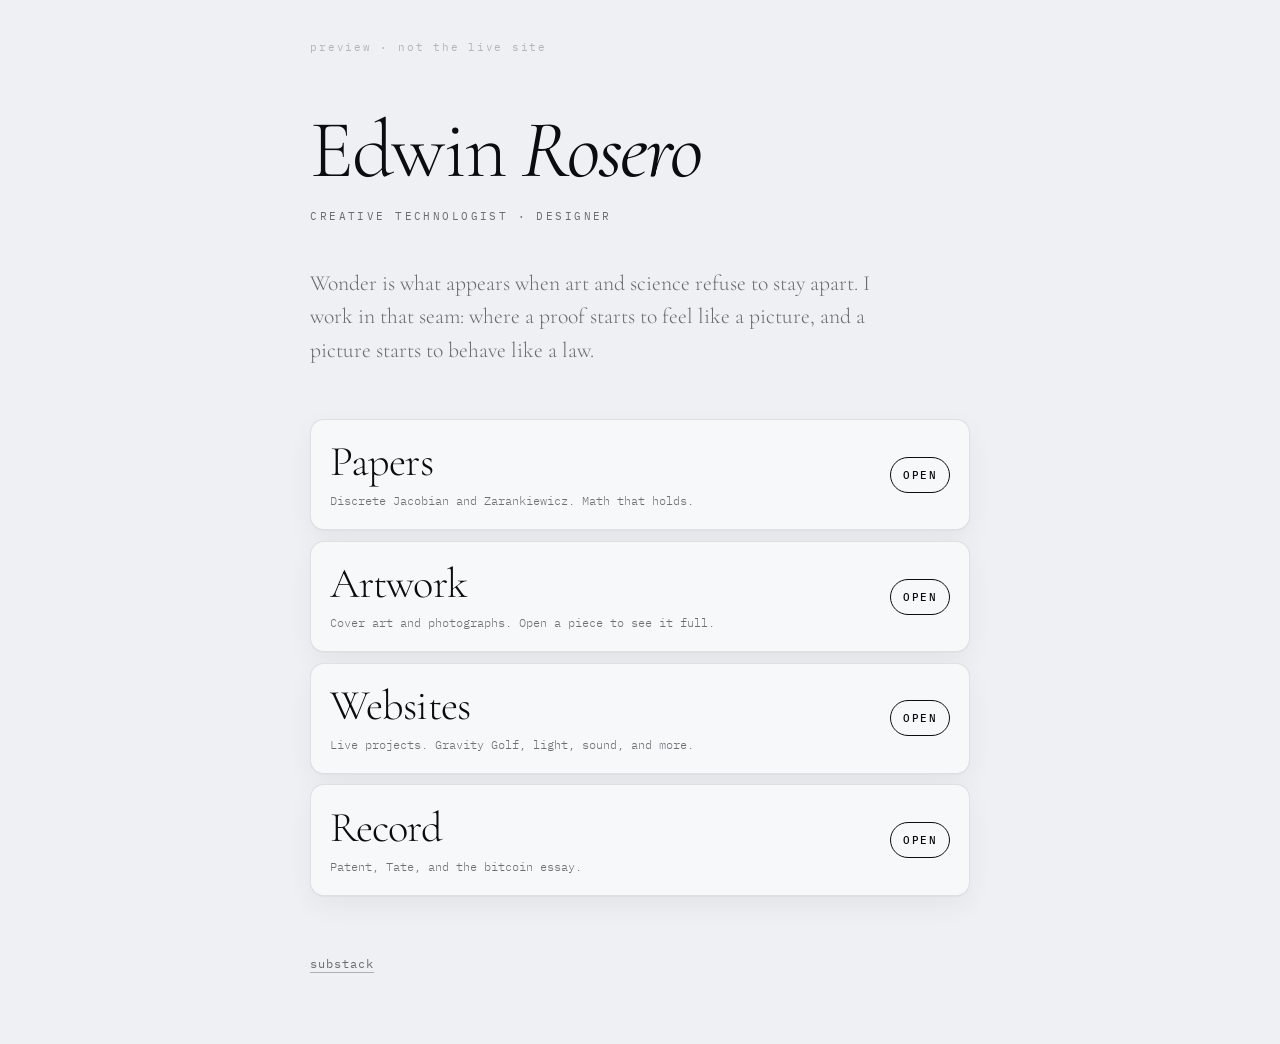
<file: index.html>
<!DOCTYPE html>
<html lang="en">
<head>
<meta charset="UTF-8">
<meta name="viewport" content="width=device-width, initial-scale=1.0">
<title>Edwin Rosero · preview · Edwin Rosero</title>
<meta name="robots" content="noindex, nofollow">
<link rel="preconnect" href="https://fonts.googleapis.com">
<link rel="preconnect" href="https://fonts.gstatic.com" crossorigin>
<link href="https://fonts.googleapis.com/css2?family=Cormorant+Garamond:ital,wght@0,300;0,400;0,600;1,300;1,400;1,600&family=IBM+Plex+Mono:wght@300;400;500&display=swap" rel="stylesheet">
<link rel="stylesheet" href="night.css">
</head>
<body>
<a class="skip" href="#main">Skip to content</a>
<main class="sheet" id="main">
  <p class="mark">preview · not the live site</p>
  <h1 class="name">Edwin <em>Rosero</em></h1>
  <p class="role">Creative Technologist · Designer</p>
  <p class="bio">Wonder is what appears when art and science refuse to stay apart. I work in that seam: where a proof starts to feel like a picture, and a picture starts to behave like a law.</p>
  <p class="hub-label">Tap a section to open it</p>
  <ul class="hub" aria-label="Sections">
    <li>
      <a href="papers.html">
        <span>
          <span class="hub-title">Papers</span>
          <span class="hub-lede">Discrete Jacobian and Zarankiewicz. Math that holds.</span>
        </span>
        <span class="hub-go" aria-hidden="true">Open</span>
      </a>
    </li>
    <li>
      <a href="artwork.html">
        <span>
          <span class="hub-title">Artwork</span>
          <span class="hub-lede">Cover art and photographs. Open a piece to see it full.</span>
        </span>
        <span class="hub-go" aria-hidden="true">Open</span>
      </a>
    </li>
    <li>
      <a href="websites.html">
        <span>
          <span class="hub-title">Websites</span>
          <span class="hub-lede">Live projects. Gravity Golf, light, sound, and more.</span>
        </span>
        <span class="hub-go" aria-hidden="true">Open</span>
      </a>
    </li>
    <li>
      <a href="record.html">
        <span>
          <span class="hub-title">Record</span>
          <span class="hub-lede">Patent, Tate, and the bitcoin essay.</span>
        </span>
        <span class="hub-go" aria-hidden="true">Open</span>
      </a>
    </li>
  </ul>
  <p class="foot"><a href="https://edwinrosero.substack.com/" target="_blank" rel="noopener noreferrer">substack</a></p>

</main>
</body>
</html>
</file>
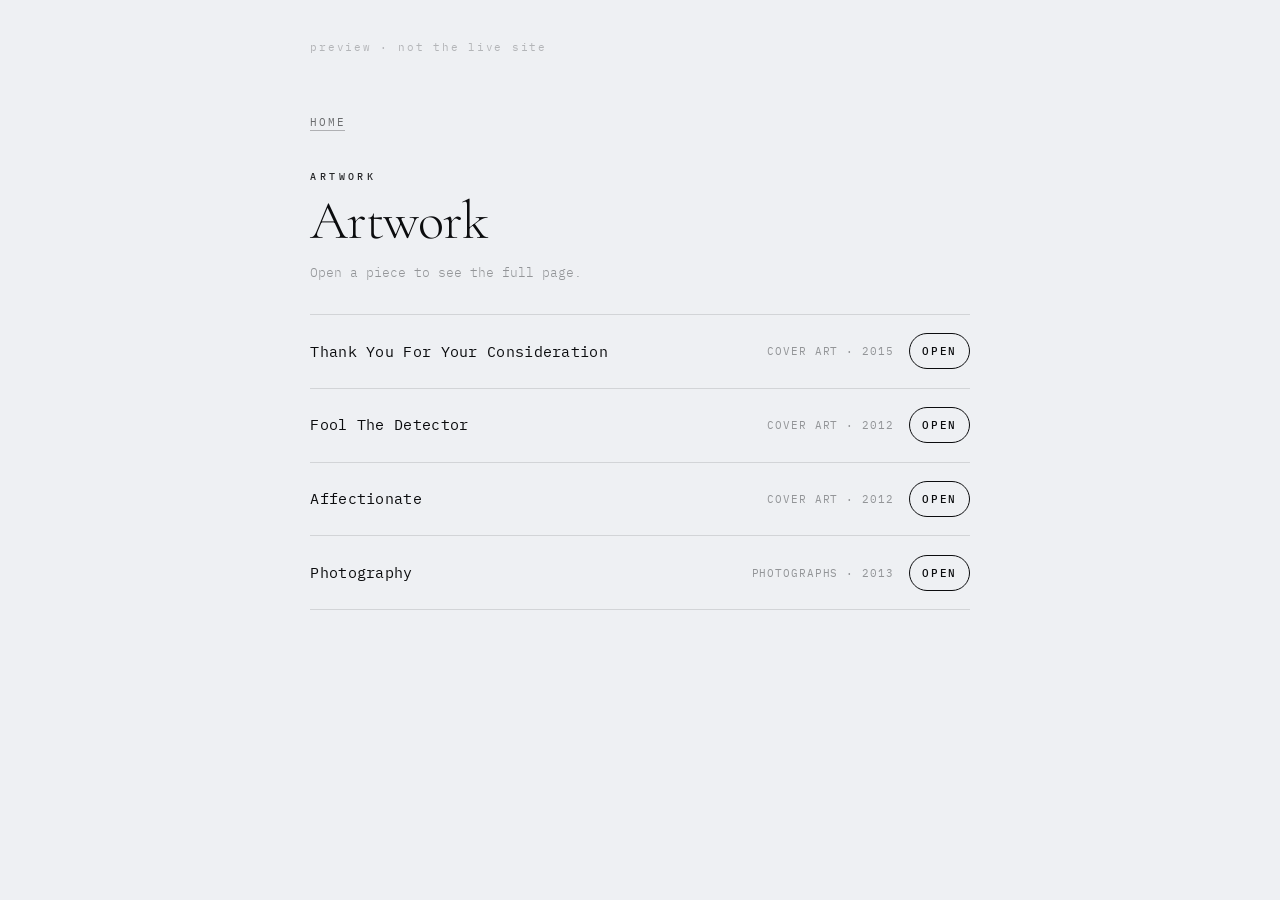
<file: artwork.html>
<!DOCTYPE html>
<html lang="en">
<head>
<meta charset="UTF-8">
<meta name="viewport" content="width=device-width, initial-scale=1.0">
<title>Artwork · preview · Edwin Rosero</title>
<meta name="robots" content="noindex, nofollow">
<link rel="preconnect" href="https://fonts.googleapis.com">
<link rel="preconnect" href="https://fonts.gstatic.com" crossorigin>
<link href="https://fonts.googleapis.com/css2?family=Cormorant+Garamond:ital,wght@0,300;0,400;0,600;1,300;1,400;1,600&family=IBM+Plex+Mono:wght@300;400;500&display=swap" rel="stylesheet">
<link rel="stylesheet" href="night.css">
</head>
<body>
<a class="skip" href="#main">Skip to content</a>
<main class="sheet" id="main">
  <p class="mark">preview · not the live site</p>
  <p class="back"><a href="index.html">Home</a></p>
  <p class="page-label">Artwork</p>
  <h1 class="page">Artwork</h1>
  <p class="tap-label">Tap a row to open it</p>
  <p class="page-hint">Open a piece to see the full page.</p>
  <ul class="list">
    <li><a href="gallery/thank-you-for-your-consideration.html"><span class="name">Thank You For Your Consideration</span><span class="type">Cover art · 2015</span><span class="go" aria-hidden="true">Open</span></a></li>
    <li><a href="gallery/fool-the-detector.html"><span class="name">Fool The Detector</span><span class="type">Cover art · 2012</span><span class="go" aria-hidden="true">Open</span></a></li>
    <li><a href="gallery/affectionate.html"><span class="name">Affectionate</span><span class="type">Cover art · 2012</span><span class="go" aria-hidden="true">Open</span></a></li>
    <li><a href="gallery/photography.html"><span class="name">Photography</span><span class="type">Photographs · 2013</span><span class="go" aria-hidden="true">Open</span></a></li>
  </ul>

</main>
</body>
</html>
</file>
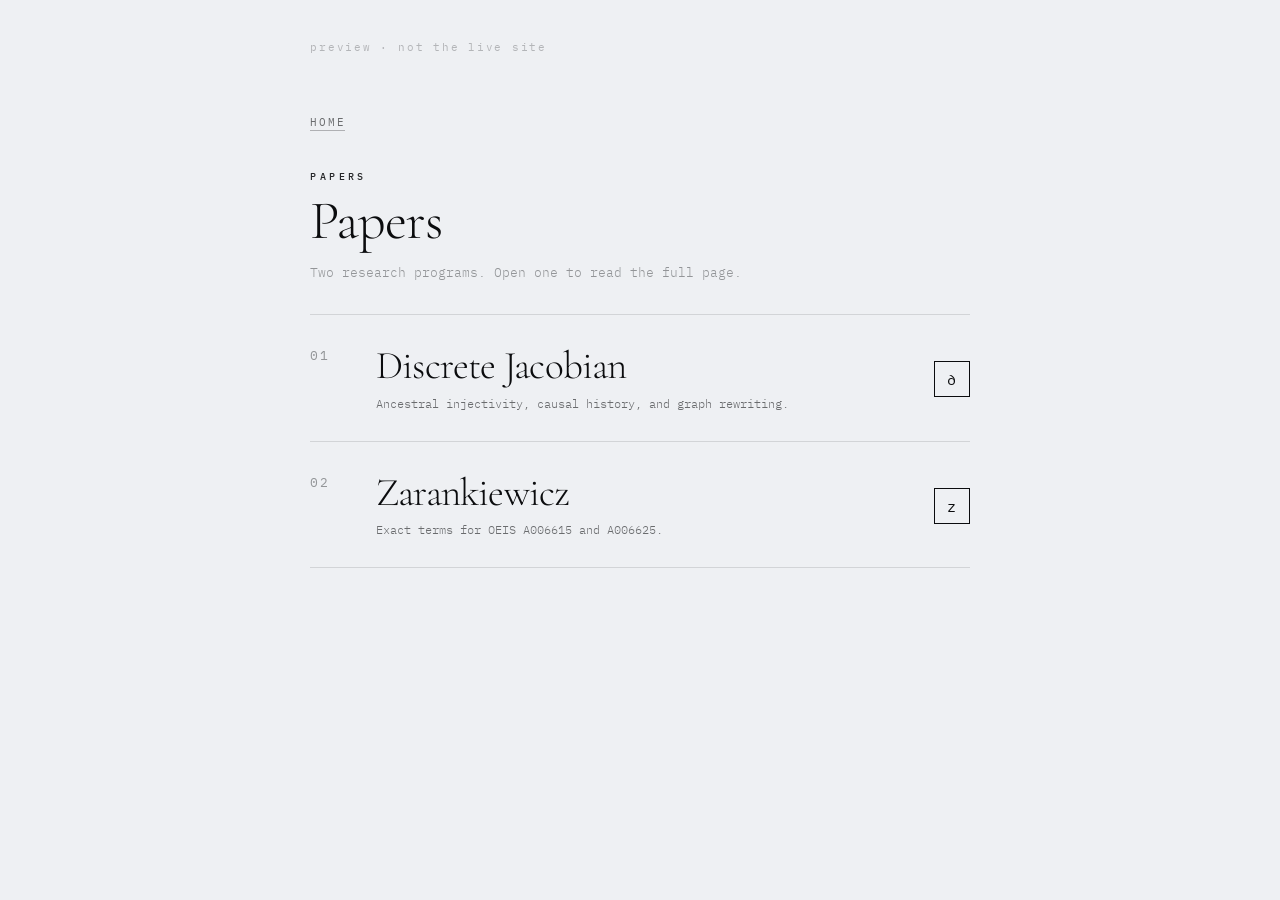
<file: papers.html>
<!DOCTYPE html>
<html lang="en">
<head>
<meta charset="UTF-8">
<meta name="viewport" content="width=device-width, initial-scale=1.0">
<title>Papers · preview · Edwin Rosero</title>
<meta name="robots" content="noindex, nofollow">
<link rel="preconnect" href="https://fonts.googleapis.com">
<link rel="preconnect" href="https://fonts.gstatic.com" crossorigin>
<link href="https://fonts.googleapis.com/css2?family=Cormorant+Garamond:ital,wght@0,300;0,400;0,600;1,300;1,400;1,600&family=IBM+Plex+Mono:wght@300;400;500&display=swap" rel="stylesheet">
<link rel="stylesheet" href="night.css">
</head>
<body>
<a class="skip" href="#main">Skip to content</a>
<main class="sheet" id="main">
  <p class="mark">preview · not the live site</p>
  <p class="back"><a href="index.html">Home</a></p>
  <p class="page-label">Papers</p>
  <h1 class="page">Papers</h1>
  <p class="tap-label">Tap a row to open it</p>
  <p class="page-hint">Two research programs. Open one to read the full page.</p>
  <ul class="door-list">
    <li class="door">
      <a href="papers/discrete-jacobian.html">
        <span class="n">01</span>
        <span class="copy">
          <span class="title">Discrete Jacobian</span>
          <span class="lede">Ancestral injectivity, causal history, and graph rewriting.</span>
        </span>
        <span class="mark" aria-hidden="true">∂</span>
      </a>
    </li>
    <li class="door">
      <a href="papers/zarankiewicz.html">
        <span class="n">02</span>
        <span class="copy">
          <span class="title">Zarankiewicz</span>
          <span class="lede">Exact terms for OEIS A006615 and A006625.</span>
        </span>
        <span class="mark" aria-hidden="true">z</span>
      </a>
    </li>
  </ul>

</main>
</body>
</html>
</file>
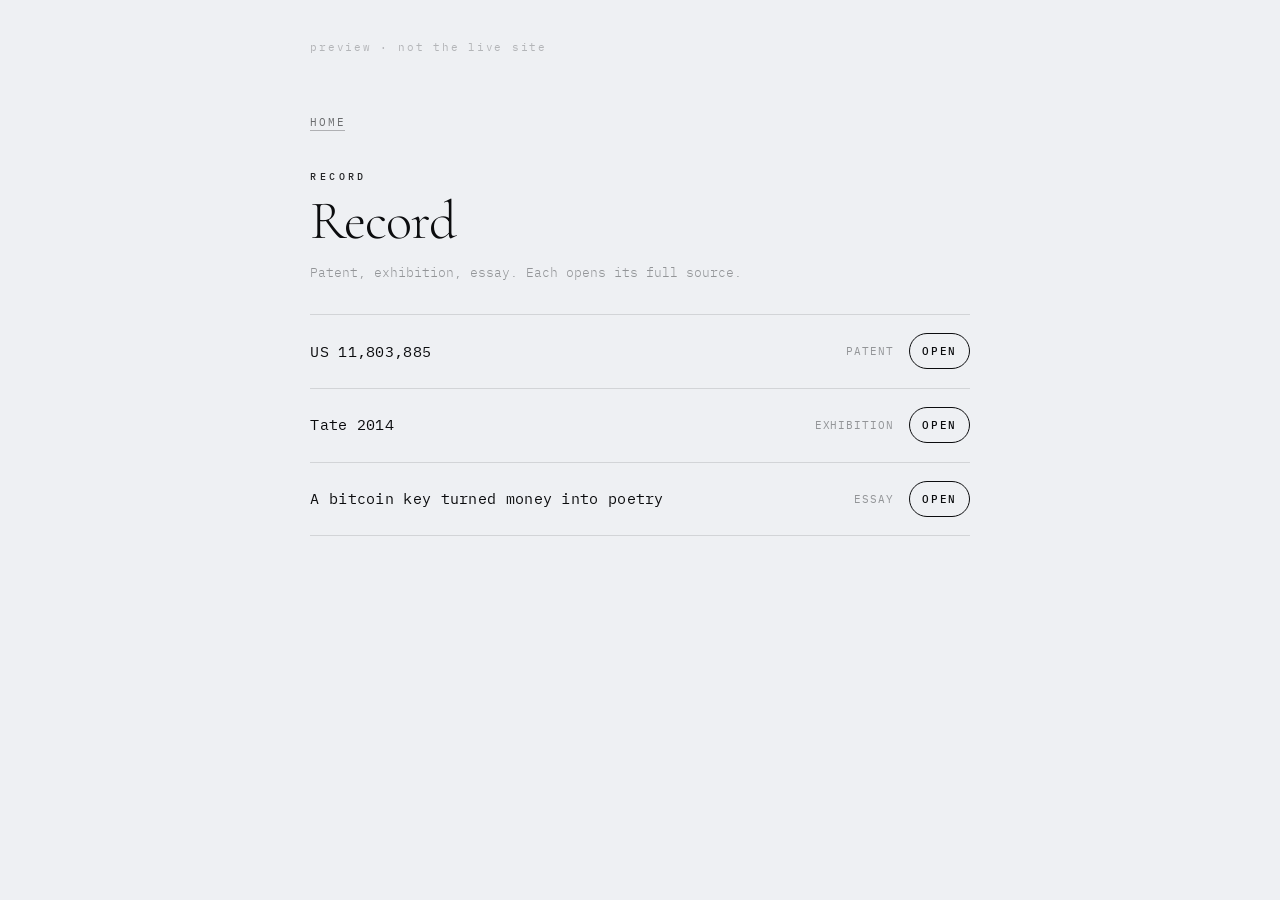
<file: record.html>
<!DOCTYPE html>
<html lang="en">
<head>
<meta charset="UTF-8">
<meta name="viewport" content="width=device-width, initial-scale=1.0">
<title>Record · preview · Edwin Rosero</title>
<meta name="robots" content="noindex, nofollow">
<link rel="preconnect" href="https://fonts.googleapis.com">
<link rel="preconnect" href="https://fonts.gstatic.com" crossorigin>
<link href="https://fonts.googleapis.com/css2?family=Cormorant+Garamond:ital,wght@0,300;0,400;0,600;1,300;1,400;1,600&family=IBM+Plex+Mono:wght@300;400;500&display=swap" rel="stylesheet">
<link rel="stylesheet" href="night.css">
</head>
<body>
<a class="skip" href="#main">Skip to content</a>
<main class="sheet" id="main">
  <p class="mark">preview · not the live site</p>
  <p class="back"><a href="index.html">Home</a></p>
  <p class="page-label">Record</p>
  <h1 class="page">Record</h1>
  <p class="tap-label">Tap a row to open it</p>
  <p class="page-hint">Patent, exhibition, essay. Each opens its full source.</p>
  <ul class="list">
    <li><a href="https://patents.google.com/patent/US11803885B2/en" target="_blank" rel="noopener noreferrer"><span class="name">US 11,803,885</span><span class="type">Patent</span><span class="go" aria-hidden="true">Open</span></a></li>
    <li><a href="https://www.tate.org.uk/whats-on/tate-britain/bp-loud-tate-2014-code" target="_blank" rel="noopener noreferrer"><span class="name">Tate 2014</span><span class="type">Exhibition</span><span class="go" aria-hidden="true">Open</span></a></li>
    <li><a href="https://annaseaman.medium.com/a-bitcoin-key-turned-money-into-poetry-55c1ba9fa408" target="_blank" rel="noopener noreferrer"><span class="name">A bitcoin key turned money into poetry</span><span class="type">Essay</span><span class="go" aria-hidden="true">Open</span></a></li>
  </ul>

</main>
</body>
</html>
</file>
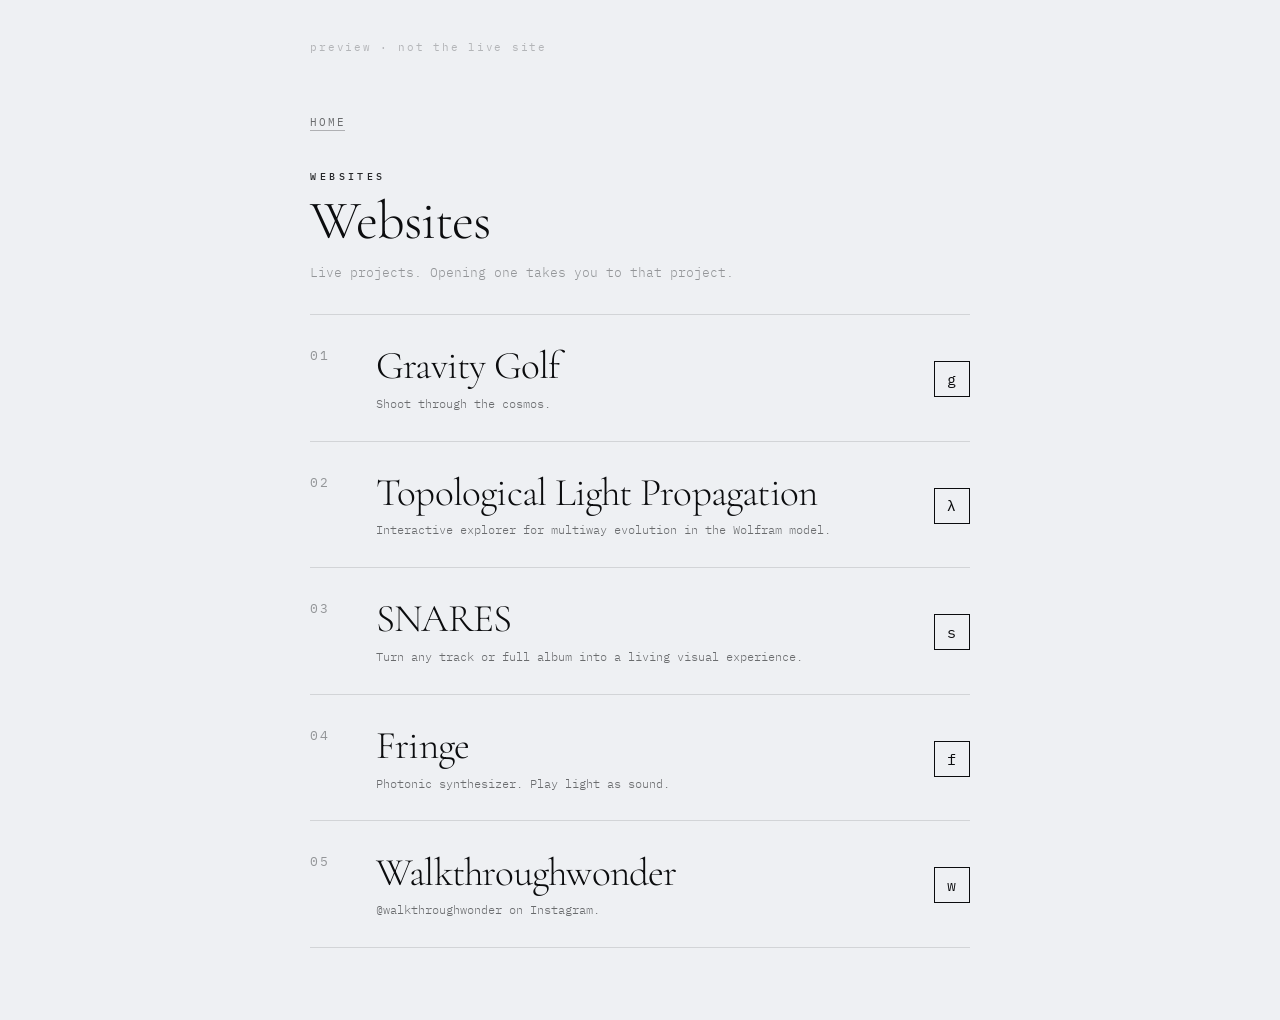
<file: websites.html>
<!DOCTYPE html>
<html lang="en">
<head>
<meta charset="UTF-8">
<meta name="viewport" content="width=device-width, initial-scale=1.0">
<title>Websites · preview · Edwin Rosero</title>
<meta name="robots" content="noindex, nofollow">
<link rel="preconnect" href="https://fonts.googleapis.com">
<link rel="preconnect" href="https://fonts.gstatic.com" crossorigin>
<link href="https://fonts.googleapis.com/css2?family=Cormorant+Garamond:ital,wght@0,300;0,400;0,600;1,300;1,400;1,600&family=IBM+Plex+Mono:wght@300;400;500&display=swap" rel="stylesheet">
<link rel="stylesheet" href="night.css">
</head>
<body>
<a class="skip" href="#main">Skip to content</a>
<main class="sheet" id="main">
  <p class="mark">preview · not the live site</p>
  <p class="back"><a href="index.html">Home</a></p>
  <p class="page-label">Websites</p>
  <h1 class="page">Websites</h1>
  <p class="tap-label">Tap a row to open it</p>
  <p class="page-hint">Live projects. Opening one takes you to that project.</p>
  <ul class="door-list">
    <li class="door"><a href="https://gravitygolf.xyz" target="_blank" rel="noopener noreferrer"><span class="n">01</span><span class="copy"><span class="title">Gravity Golf</span><span class="lede">Shoot through the cosmos.</span></span><span class="mark" aria-hidden="true">G</span></a></li>
    <li class="door"><a href="https://edwinrosero.com/research/app" target="_blank" rel="noopener noreferrer"><span class="n">02</span><span class="copy"><span class="title">Topological Light Propagation</span><span class="lede">Interactive explorer for multiway evolution in the Wolfram model.</span></span><span class="mark" aria-hidden="true">λ</span></a></li>
    <li class="door"><a href="https://snares.ai" target="_blank" rel="noopener noreferrer"><span class="n">03</span><span class="copy"><span class="title">SNARES</span><span class="lede">Turn any track or full album into a living visual experience.</span></span><span class="mark" aria-hidden="true">S</span></a></li>
    <li class="door"><a href="https://edwinrosero.com/fringe/" target="_blank" rel="noopener noreferrer"><span class="n">04</span><span class="copy"><span class="title">Fringe</span><span class="lede">Photonic synthesizer. Play light as sound.</span></span><span class="mark" aria-hidden="true">F</span></a></li>
    <li class="door"><a href="https://www.instagram.com/walkthroughwonder/" target="_blank" rel="noopener noreferrer"><span class="n">05</span><span class="copy"><span class="title">Walkthroughwonder</span><span class="lede">@walkthroughwonder on Instagram.</span></span><span class="mark" aria-hidden="true">W</span></a></li>
  </ul>

</main>
</body>
</html>
</file>
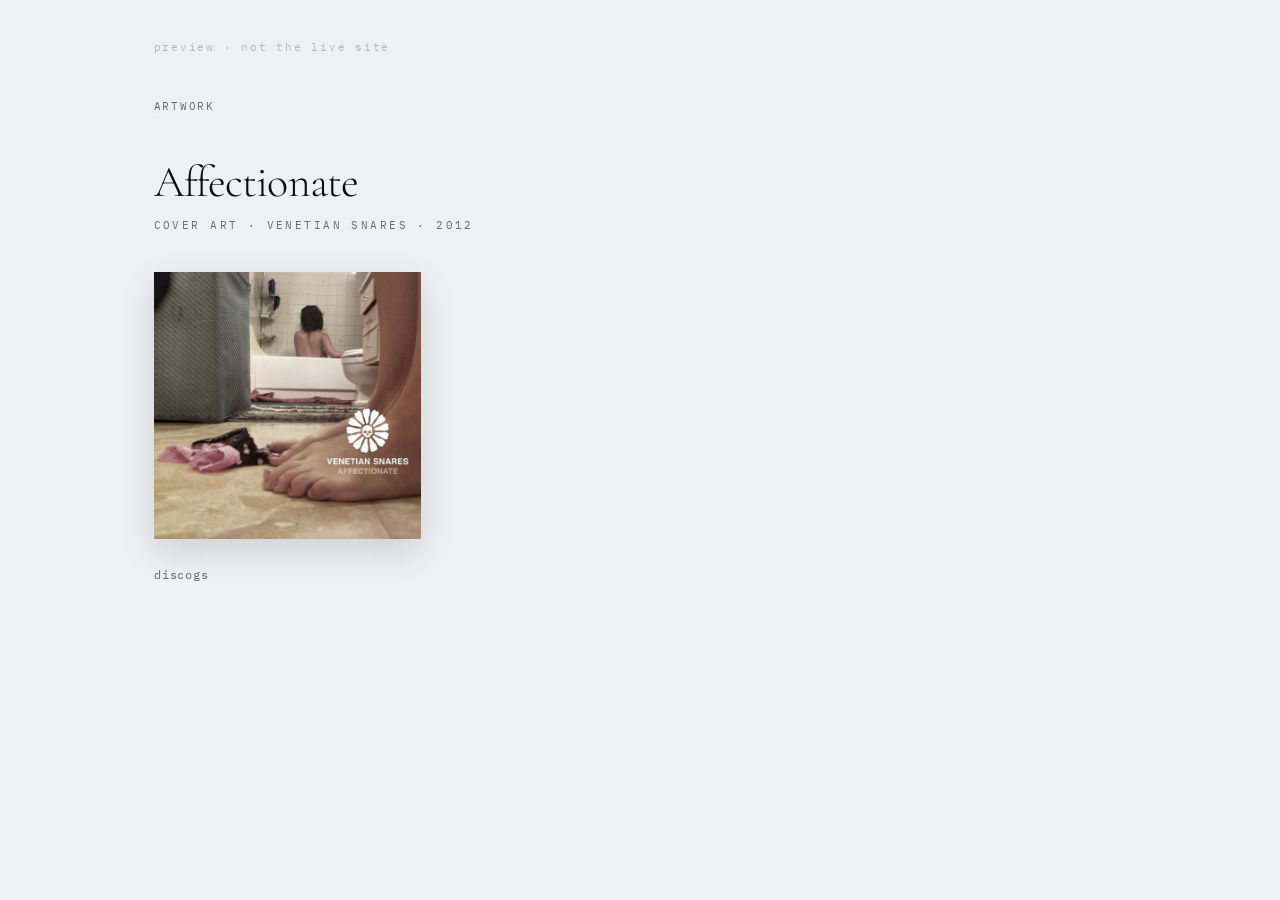
<file: gallery/affectionate.html>
<!DOCTYPE html>
<html lang="en">
<head>
<meta charset="UTF-8">
<meta name="viewport" content="width=device-width, initial-scale=1.0">
<title>Affectionate · preview · Edwin Rosero</title>
<meta name="robots" content="noindex, nofollow">
<link rel="preconnect" href="https://fonts.googleapis.com">
<link rel="preconnect" href="https://fonts.gstatic.com" crossorigin>
<link href="https://fonts.googleapis.com/css2?family=Cormorant+Garamond:ital,wght@0,300;0,400;0,600;1,300;1,400;1,600&family=IBM+Plex+Mono:wght@300;400;500&display=swap" rel="stylesheet">
<link rel="stylesheet" href="work.css">
</head>
<body>
<a class="skip" href="#main">Skip to content</a>
<main class="sheet" id="main">
  <p class="mark">preview · not the live site</p>
  <p class="back"><a href="../artwork.html">Artwork</a></p>
  <h1 class="work">Affectionate</h1>
  <p class="meta">Cover art · Venetian Snares · 2012</p>
  <a class="sleeve-link" href="https://www.discogs.com/master/399841-Venetian-Snares-Affectionate" target="_blank" rel="noopener">
    <span class="sleeve">
      <img src="affectionate.jpg" alt="Cover art for Affectionate, Venetian Snares, 2012" width="600" height="600">
    </span>
  </a>
  <p class="source"><a href="https://www.discogs.com/master/399841-Venetian-Snares-Affectionate" target="_blank" rel="noopener">Discogs</a></p>
</main>
</body>
</html>
</file>
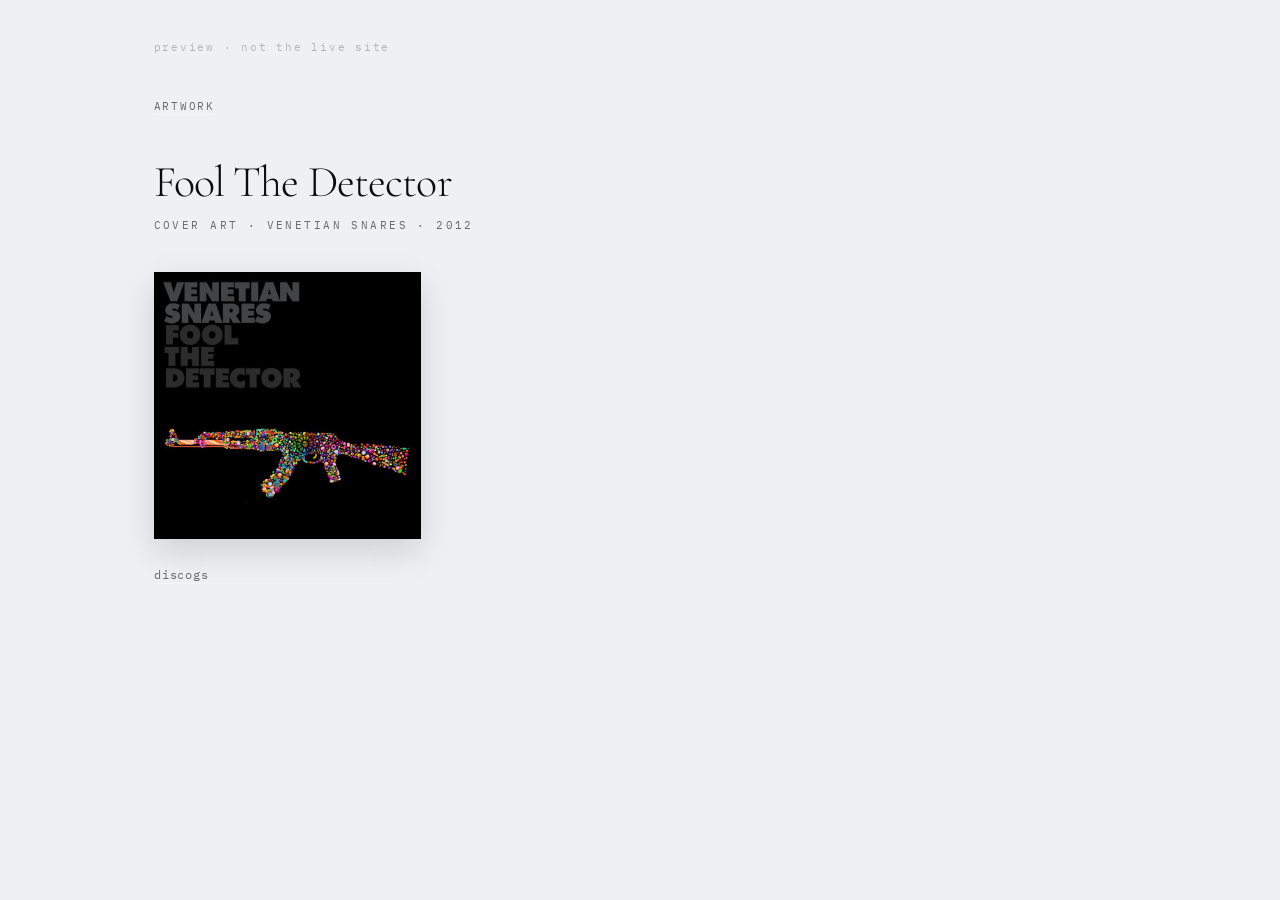
<file: gallery/fool-the-detector.html>
<!DOCTYPE html>
<html lang="en">
<head>
<meta charset="UTF-8">
<meta name="viewport" content="width=device-width, initial-scale=1.0">
<title>Fool The Detector · preview · Edwin Rosero</title>
<meta name="robots" content="noindex, nofollow">
<link rel="preconnect" href="https://fonts.googleapis.com">
<link rel="preconnect" href="https://fonts.gstatic.com" crossorigin>
<link href="https://fonts.googleapis.com/css2?family=Cormorant+Garamond:ital,wght@0,300;0,400;0,600;1,300;1,400;1,600&family=IBM+Plex+Mono:wght@300;400;500&display=swap" rel="stylesheet">
<link rel="stylesheet" href="work.css">
</head>
<body>
<a class="skip" href="#main">Skip to content</a>
<main class="sheet" id="main">
  <p class="mark">preview · not the live site</p>
  <p class="back"><a href="../artwork.html">Artwork</a></p>
  <h1 class="work">Fool The Detector</h1>
  <p class="meta">Cover art · Venetian Snares · 2012</p>
  <a class="sleeve-link" href="https://www.discogs.com/master/416413-Venetian-Snares-Fool-The-Detector" target="_blank" rel="noopener">
    <span class="sleeve">
      <img src="fool-the-detector.jpg" alt="Cover art for Fool The Detector, Venetian Snares, 2012" width="600" height="600">
    </span>
  </a>
  <p class="source"><a href="https://www.discogs.com/master/416413-Venetian-Snares-Fool-The-Detector" target="_blank" rel="noopener">Discogs</a></p>
</main>
</body>
</html>
</file>
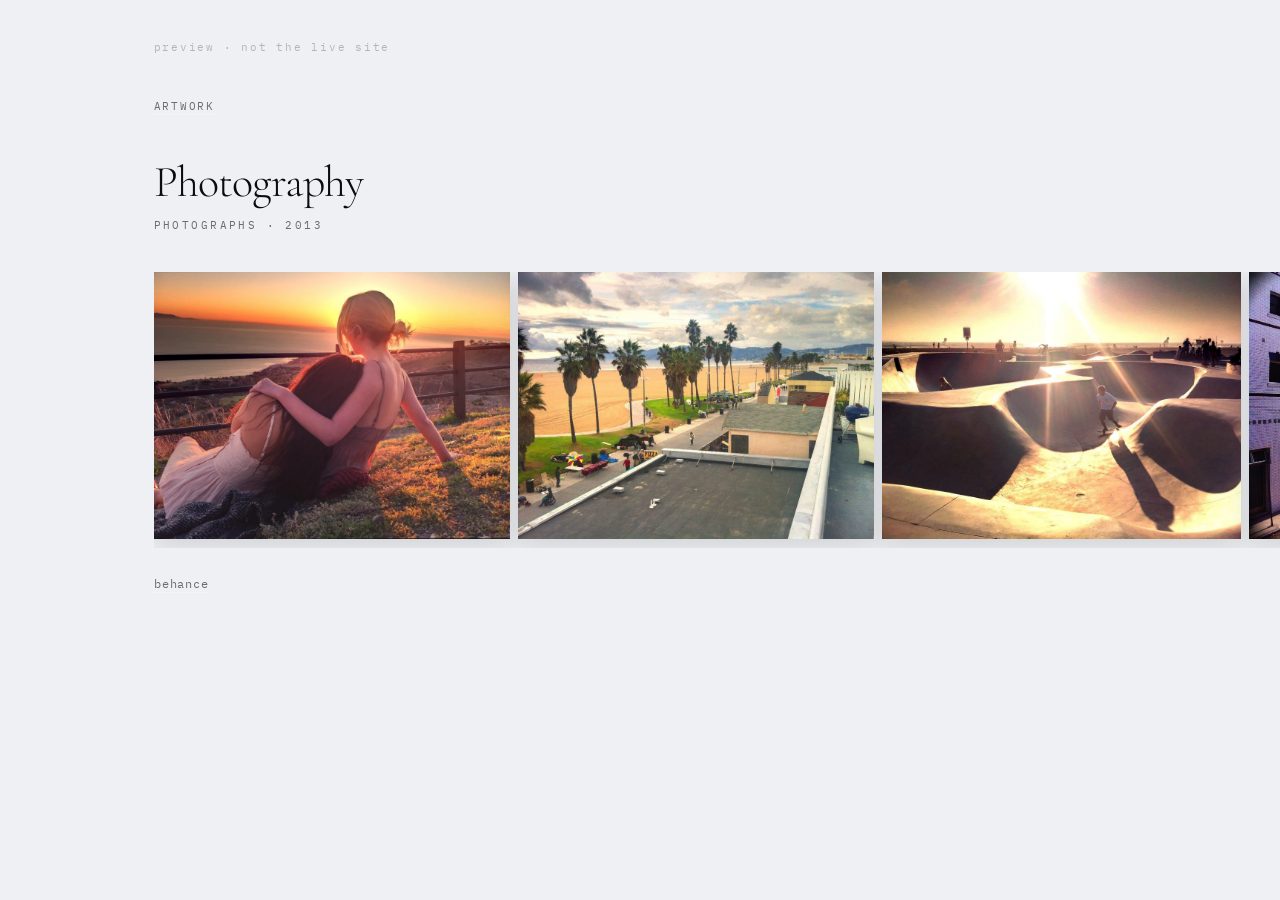
<file: gallery/photography.html>
<!DOCTYPE html>
<html lang="en">
<head>
<meta charset="UTF-8">
<meta name="viewport" content="width=device-width, initial-scale=1.0">
<title>Photography · preview · Edwin Rosero</title>
<meta name="robots" content="noindex, nofollow">
<link rel="preconnect" href="https://fonts.googleapis.com">
<link rel="preconnect" href="https://fonts.gstatic.com" crossorigin>
<link href="https://fonts.googleapis.com/css2?family=Cormorant+Garamond:ital,wght@0,300;0,400;0,600;1,300;1,400;1,600&family=IBM+Plex+Mono:wght@300;400;500&display=swap" rel="stylesheet">
<link rel="stylesheet" href="work.css">
</head>
<body>
<a class="skip" href="#main">Skip to content</a>
<main class="sheet" id="main">
  <p class="mark">preview · not the live site</p>
  <p class="back"><a href="../artwork.html">Artwork</a></p>
  <h1 class="work">Photography</h1>
  <p class="meta">Photographs · 2013</p>
  <div class="photo-strip-wrap" tabindex="0" aria-label="Photography, 2013. Scroll sideways.">
    <ul class="photo-strip">
      <li><img src="photos/01.webp" alt="Photograph 1 from Photography, 2013" loading="lazy"></li>
      <li><img src="photos/02.webp" alt="Photograph 2 from Photography, 2013" loading="lazy"></li>
      <li><img src="photos/03.webp" alt="Photograph 3 from Photography, 2013" loading="lazy"></li>
      <li><img src="photos/04.webp" alt="Photograph 4 from Photography, 2013" loading="lazy"></li>
      <li><img src="photos/05.webp" alt="Photograph 5 from Photography, 2013" loading="lazy"></li>
      <li><img src="photos/06.webp" alt="Photograph 6 from Photography, 2013" loading="lazy"></li>
      <li><img src="photos/07.webp" alt="Photograph 7 from Photography, 2013" loading="lazy"></li>
      <li><img src="photos/08.webp" alt="Photograph 8 from Photography, 2013" loading="lazy"></li>
      <li><img src="photos/09.webp" alt="Photograph 9 from Photography, 2013" loading="lazy"></li>
      <li><img src="photos/10.webp" alt="Photograph 10 from Photography, 2013" loading="lazy"></li>
      <li><img src="photos/11.webp" alt="Photograph 11 from Photography, 2013" loading="lazy"></li>
      <li><img src="photos/12.webp" alt="Photograph 12 from Photography, 2013" loading="lazy"></li>
      <li><img src="photos/13.webp" alt="Photograph 13 from Photography, 2013" loading="lazy"></li>
      <li><img src="photos/14.webp" alt="Photograph 14 from Photography, 2013" loading="lazy"></li>
      <li><img src="photos/15.webp" alt="Photograph 15 from Photography, 2013" loading="lazy"></li>
      <li><img src="photos/16.webp" alt="Photograph 16 from Photography, 2013" loading="lazy"></li>
      <li><img src="photos/17.webp" alt="Photograph 17 from Photography, 2013" loading="lazy"></li>
      <li><img src="photos/18.webp" alt="Photograph 18 from Photography, 2013" loading="lazy"></li>
      <li><img src="photos/19.webp" alt="Photograph 19 from Photography, 2013" loading="lazy"></li>
      <li><img src="photos/20.webp" alt="Photograph 20 from Photography, 2013" loading="lazy"></li>
      <li><img src="photos/21.webp" alt="Photograph 21 from Photography, 2013" loading="lazy"></li>
      <li><img src="photos/22.webp" alt="Photograph 22 from Photography, 2013" loading="lazy"></li>
      <li><img src="photos/23.webp" alt="Photograph 23 from Photography, 2013" loading="lazy"></li>
      <li><img src="photos/24.webp" alt="Photograph 24 from Photography, 2013" loading="lazy"></li>
      <li><img src="photos/25.webp" alt="Photograph 25 from Photography, 2013" loading="lazy"></li>
      <li><img src="photos/26.webp" alt="Photograph 26 from Photography, 2013" loading="lazy"></li>
      <li><img src="photos/27.webp" alt="Photograph 27 from Photography, 2013" loading="lazy"></li>
      <li><img src="photos/28.webp" alt="Photograph 28 from Photography, 2013" loading="lazy"></li>
      <li><img src="photos/29.webp" alt="Photograph 29 from Photography, 2013" loading="lazy"></li>
      <li><img src="photos/30.webp" alt="Photograph 30 from Photography, 2013" loading="lazy"></li>
      <li><img src="photos/31.webp" alt="Photograph 31 from Photography, 2013" loading="lazy"></li>
      <li><img src="photos/32.webp" alt="Photograph 32 from Photography, 2013" loading="lazy"></li>
      <li><img src="photos/33.webp" alt="Photograph 33 from Photography, 2013" loading="lazy"></li>
      <li><img src="photos/34.webp" alt="Photograph 34 from Photography, 2013" loading="lazy"></li>
    </ul>
  </div>
  <p class="source"><a href="https://www.behance.net/gallery/7369121/Photography" target="_blank" rel="noopener">Behance</a></p>
</main>
</body>
</html>
</file>
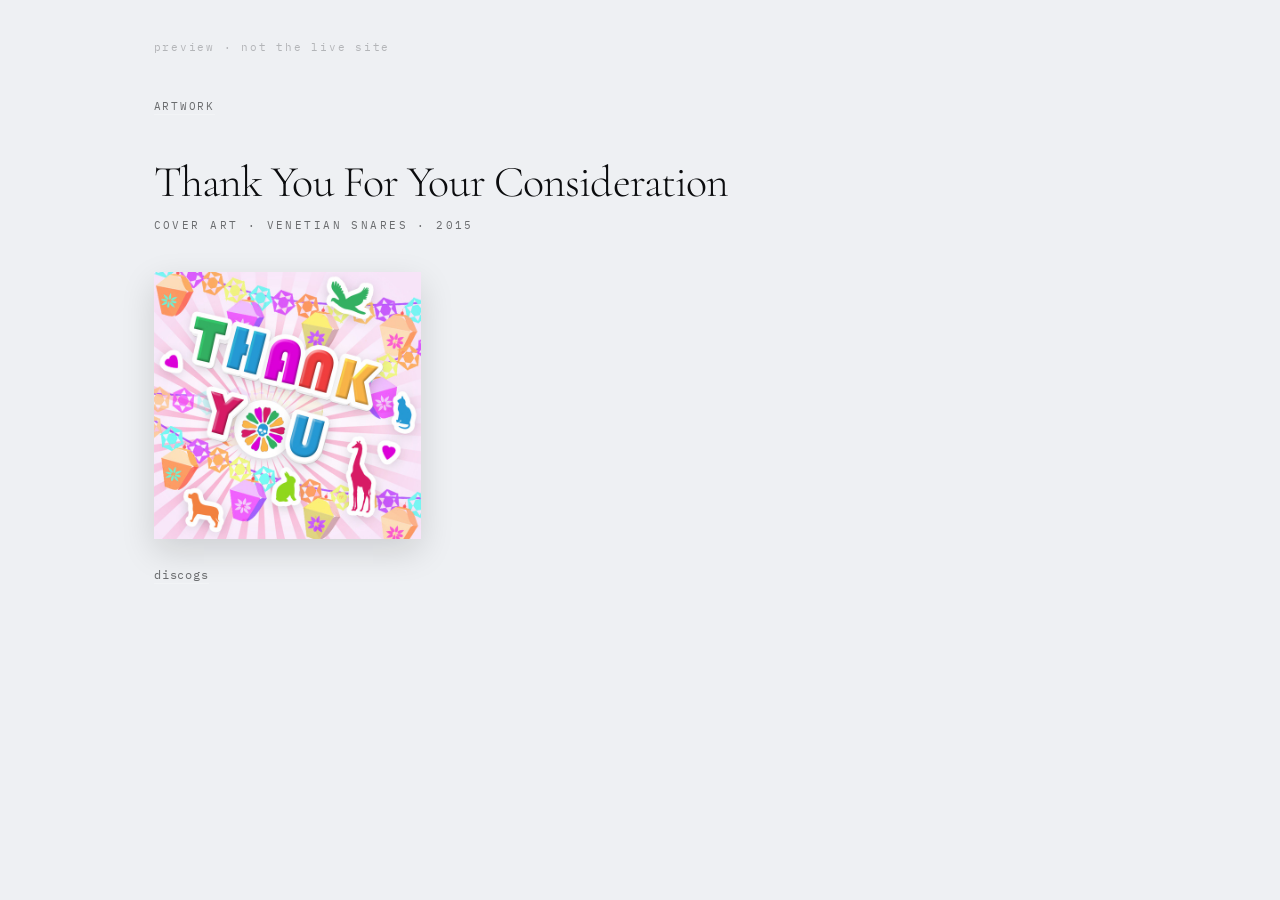
<file: gallery/thank-you-for-your-consideration.html>
<!DOCTYPE html>
<html lang="en">
<head>
<meta charset="UTF-8">
<meta name="viewport" content="width=device-width, initial-scale=1.0">
<title>Thank You For Your Consideration · preview · Edwin Rosero</title>
<meta name="robots" content="noindex, nofollow">
<link rel="preconnect" href="https://fonts.googleapis.com">
<link rel="preconnect" href="https://fonts.gstatic.com" crossorigin>
<link href="https://fonts.googleapis.com/css2?family=Cormorant+Garamond:ital,wght@0,300;0,400;0,600;1,300;1,400;1,600&family=IBM+Plex+Mono:wght@300;400;500&display=swap" rel="stylesheet">
<link rel="stylesheet" href="work.css">
</head>
<body>
<a class="skip" href="#main">Skip to content</a>
<main class="sheet" id="main">
  <p class="mark">preview · not the live site</p>
  <p class="back"><a href="../artwork.html">Artwork</a></p>
  <h1 class="work">Thank You For Your Consideration</h1>
  <p class="meta">Cover art · Venetian Snares · 2015</p>
  <a class="sleeve-link" href="https://www.discogs.com/master/882737-Venetian-Snares-Thank-You-For-Your-Consideration" target="_blank" rel="noopener">
    <span class="sleeve">
      <img src="thank-you-for-your-consideration.jpg" alt="Cover art for Thank You For Your Consideration, Venetian Snares, 2015" width="600" height="600">
    </span>
  </a>
  <p class="source"><a href="https://www.discogs.com/master/882737-Venetian-Snares-Thank-You-For-Your-Consideration" target="_blank" rel="noopener">Discogs</a></p>
</main>
</body>
</html>
</file>
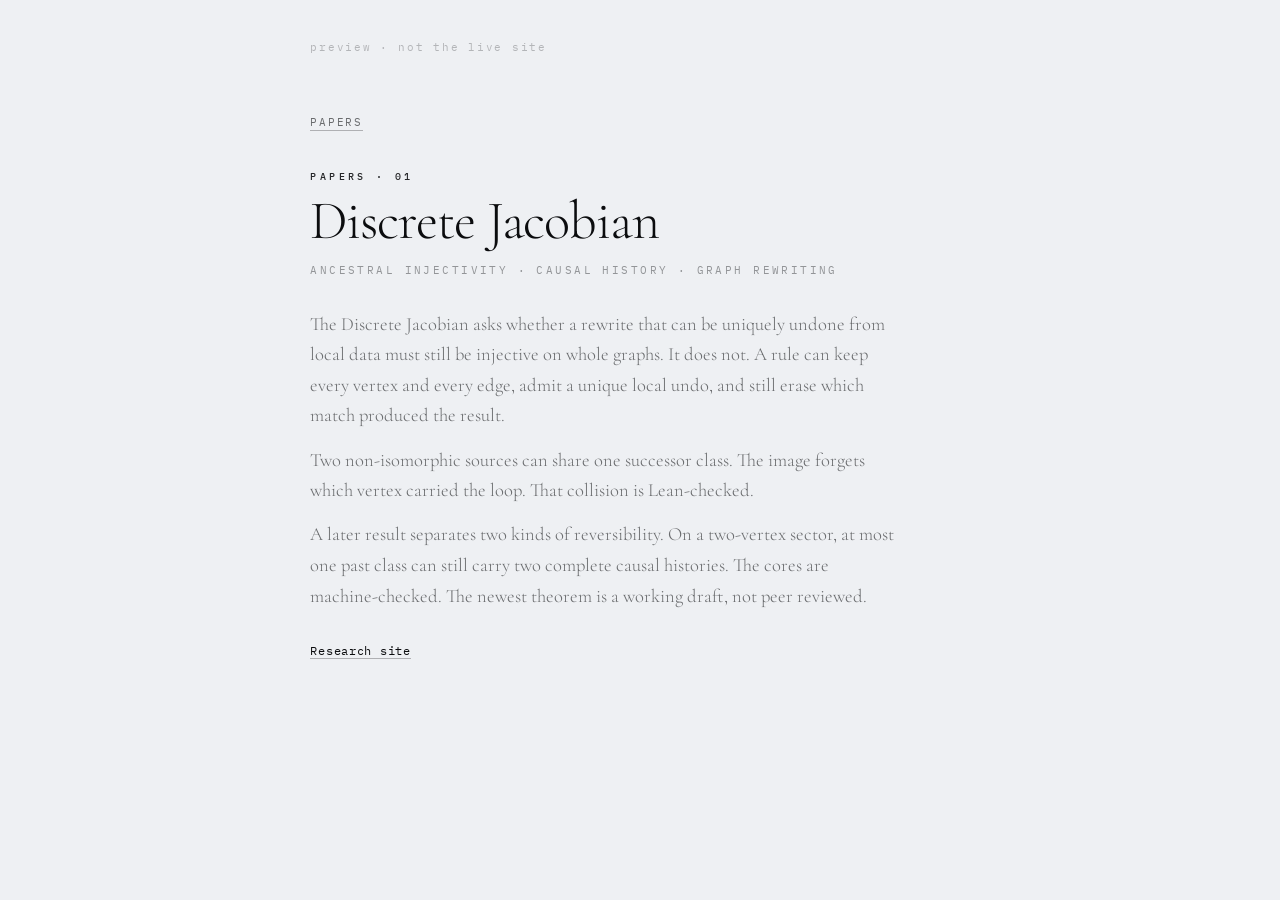
<file: papers/discrete-jacobian.html>
<!DOCTYPE html>
<html lang="en">
<head>
<meta charset="UTF-8">
<meta name="viewport" content="width=device-width, initial-scale=1.0">
<title>Discrete Jacobian · preview · Edwin Rosero</title>
<meta name="robots" content="noindex, nofollow">
<link rel="preconnect" href="https://fonts.googleapis.com">
<link rel="preconnect" href="https://fonts.gstatic.com" crossorigin>
<link href="https://fonts.googleapis.com/css2?family=Cormorant+Garamond:ital,wght@0,300;0,400;0,600;1,300;1,400;1,600&family=IBM+Plex+Mono:wght@300;400;500&display=swap" rel="stylesheet">
<link rel="stylesheet" href="../night.css">
</head>
<body>
<a class="skip" href="#main">Skip to content</a>
<main class="sheet" id="main">
  <p class="mark">preview · not the live site</p>
  <p class="back"><a href="../papers.html">Papers</a></p>
  <p class="page-label">Papers · 01</p>
  <h1 class="page">Discrete Jacobian</h1>
  <p class="meta">Ancestral injectivity · causal history · graph rewriting</p>
  <p class="note">The Discrete Jacobian asks whether a rewrite that can be uniquely undone from local data must still be injective on whole graphs. It does not. A rule can keep every vertex and every edge, admit a unique local undo, and still erase which match produced the result.</p>
  <p class="note">Two non-isomorphic sources can share one successor class. The image forgets which vertex carried the loop. That collision is Lean-checked.</p>
  <p class="note">A later result separates two kinds of reversibility. On a two-vertex sector, at most one past class can still carry two complete causal histories. The cores are machine-checked. The newest theorem is a working draft, not peer reviewed.</p>
  <p class="links">
    <a href="https://edwinrosero.com/research/" target="_blank" rel="noopener noreferrer">Research site</a>
  </p>

</main>
</body>
</html>
</file>
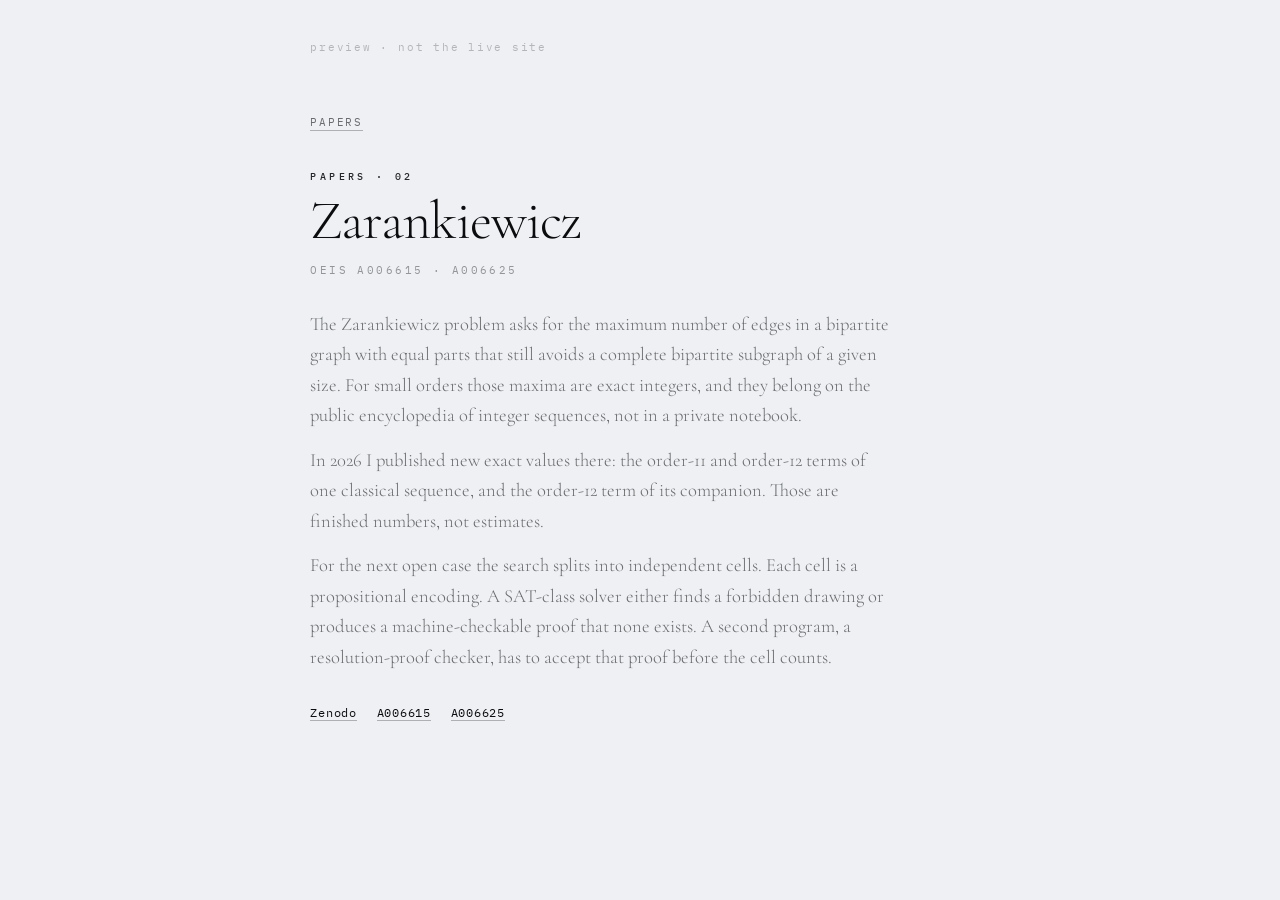
<file: papers/zarankiewicz.html>
<!DOCTYPE html>
<html lang="en">
<head>
<meta charset="UTF-8">
<meta name="viewport" content="width=device-width, initial-scale=1.0">
<title>Zarankiewicz · preview · Edwin Rosero</title>
<meta name="robots" content="noindex, nofollow">
<link rel="preconnect" href="https://fonts.googleapis.com">
<link rel="preconnect" href="https://fonts.gstatic.com" crossorigin>
<link href="https://fonts.googleapis.com/css2?family=Cormorant+Garamond:ital,wght@0,300;0,400;0,600;1,300;1,400;1,600&family=IBM+Plex+Mono:wght@300;400;500&display=swap" rel="stylesheet">
<link rel="stylesheet" href="../night.css">
</head>
<body>
<a class="skip" href="#main">Skip to content</a>
<main class="sheet" id="main">
  <p class="mark">preview · not the live site</p>
  <p class="back"><a href="../papers.html">Papers</a></p>
  <p class="page-label">Papers · 02</p>
  <h1 class="page">Zarankiewicz</h1>
  <p class="meta">OEIS A006615 · A006625</p>
  <p class="note">The Zarankiewicz problem asks for the maximum number of edges in a bipartite graph with equal parts that still avoids a complete bipartite subgraph of a given size. For small orders those maxima are exact integers, and they belong on the public encyclopedia of integer sequences, not in a private notebook.</p>
  <p class="note">In 2026 I published new exact values there: the order-11 and order-12 terms of one classical sequence, and the order-12 term of its companion. Those are finished numbers, not estimates.</p>
  <p class="note">For the next open case the search splits into independent cells. Each cell is a propositional encoding. A SAT-class solver either finds a forbidden drawing or produces a machine-checkable proof that none exists. A second program, a resolution-proof checker, has to accept that proof before the cell counts.</p>
  <p class="links">
    <a href="https://doi.org/10.5281/zenodo.21814869" target="_blank" rel="noopener noreferrer">Zenodo</a>
    <a href="https://oeis.org/A006615" target="_blank" rel="noopener noreferrer">A006615</a>
    <a href="https://oeis.org/A006625" target="_blank" rel="noopener noreferrer">A006625</a>
  </p>

</main>
</body>
</html>
</file>
<file: night.css>
/* Night sheet hub IA — preview */
:root {
  /* Cool grey-white field, obsidian ink */
  --bg: #eef0f3;
  --bg-elev: #f7f8fa;
  --text-1: #0b0c0e;
  --text-2: rgba(11,12,14,0.58);
  --text-3: rgba(11,12,14,0.40);
  --text-4: rgba(11,12,14,0.26);
  --obsidian: #0b0c0e;
  --gold: var(--obsidian); /* legacy alias: accents are ink now */
  --label: #0b0c0e;
  --hair: rgba(11,12,14,0.12);
  --serif: 'Cormorant Garamond', Georgia, serif;
  --mono: 'IBM Plex Mono', 'Courier New', monospace;
  --proof-pad-top: 2rem;
  --proof-pad-bot: 1.85rem;
  --proof-hit: 4.5rem;
  --proof-row: calc(var(--proof-pad-top) + var(--proof-pad-bot) + var(--proof-hit));
  --sleeve: calc(var(--proof-row) * 2);
}
*, *::before, *::after { margin: 0; padding: 0; box-sizing: border-box; }
html { background: var(--bg); }
body {
  background: var(--bg);
  color: var(--text-1);
  font-family: var(--mono);
  -webkit-font-smoothing: antialiased;
  min-height: 100vh;
}
::selection { background: rgba(11,12,14,0.14); color: var(--obsidian); }
.skip {
  position: absolute; left: 16px; top: 12px; z-index: 20;
  padding: 8px 12px; background: var(--bg); color: var(--text-1);
  font-size: 0.72rem; letter-spacing: 0.06em; text-decoration: none;
  border: 1px solid var(--obsidian); transform: translateY(-220%);
}
.skip:focus, .skip:focus-visible { transform: translateY(0); outline: 2px solid var(--obsidian); outline-offset: 2px; }
.sheet {
  min-height: 100vh;
  padding: 2.5rem 8vw 4.5rem;
  max-width: 54rem;
  margin: 0 auto;
}
.mark {
  font-size: 0.6875rem; letter-spacing: 0.16em; text-transform: lowercase;
  color: var(--text-4); margin-bottom: 3.5rem;
}
h1.name {
  font-family: var(--serif);
  font-size: clamp(3rem, 6.4vw, 5.25rem);
  font-weight: 300; letter-spacing: -0.03em; line-height: 0.98;
  color: var(--text-1); margin-bottom: 1.15rem;
}
h1.name em { font-style: italic; font-weight: 400; color: var(--obsidian); }
.role {
  font-size: 0.6875rem; letter-spacing: 0.22em; text-transform: uppercase;
  color: var(--text-2); opacity: 1; margin-bottom: 2.75rem;
}
.bio {
  font-family: var(--serif);
  font-size: clamp(1.15rem, 2vw, 1.35rem);
  font-weight: 300; line-height: 1.55;
  color: var(--text-2);
  max-width: 36.5rem; margin-bottom: 3.25rem;
}
.hub-label, .tap-label {
  display: none;
}
.hub {
  list-style: none;
  border-top: none;
  display: flex;
  flex-direction: column;
  gap: 0.65rem;
  margin-bottom: 3.5rem;
}
.hub li { border-bottom: none; }
.hub a {
  display: grid;
  grid-template-columns: minmax(0, 1fr) auto;
  gap: 0.85rem 1.25rem;
  align-items: center;
  text-decoration: none;
  padding: 1.2rem 1.15rem;
  min-height: 5.5rem;
  color: inherit;
  background: var(--bg-elev);
  border: 1px solid rgba(11,12,14,0.10);
  border-radius: 14px;
  box-shadow: 0 1px 0 rgba(11,12,14,0.03), 0 10px 28px rgba(11,12,14,0.05);
}
.hub .hub-title {
  display: block;
  font-family: var(--serif);
  font-size: clamp(1.85rem, 4vw, 2.65rem);
  font-weight: 300; letter-spacing: -0.02em; line-height: 1.08;
  color: var(--text-1);
}
.hub .hub-lede {
  display: block;
  margin-top: 0.45rem;
  font-size: 0.75rem; font-weight: 300; line-height: 1.5;
  color: var(--text-2); max-width: 28rem;
}
.hub .hub-go {
  width: auto;
  min-width: 3.5rem;
  height: 2.25rem;
  padding: 0 0.75rem;
  border: 1px solid var(--gold); color: var(--gold);
  border-radius: 999px;
  display: flex; align-items: center; justify-content: center;
  font-family: var(--mono);
  font-size: 0.6875rem;
  font-weight: 500;
  letter-spacing: 0.14em;
  text-transform: uppercase;
  flex-shrink: 0;
}
.hub a:hover .hub-go, .hub a:focus-visible .hub-go {
  background: var(--obsidian); color: #f4f5f7;
}
.hub a:hover .hub-title, .hub a:focus-visible .hub-title { color: var(--obsidian); }
.hub a:focus-visible { outline: 1px solid var(--gold); outline-offset: 6px; }

.back {
  margin-bottom: 2.5rem;
}
.back a {
  font-size: 0.6875rem; letter-spacing: 0.16em; text-transform: uppercase;
  color: var(--text-2); text-decoration: none;
  border-bottom: 1px solid rgba(11,12,14,0.28);
  padding-bottom: 1px;
}
.back a:hover, .back a:focus-visible {
  color: var(--text-1); border-bottom-color: rgba(255,255,255,0.22);
}
.back a:focus-visible { outline: 1px solid var(--gold); outline-offset: 3px; }

.page-label {
  font-size: 0.625rem; font-weight: 500; letter-spacing: 0.34em;
  text-transform: uppercase; color: var(--label); opacity: 0.88;
  margin-bottom: 0.65rem;
  pointer-events: none;
}
.page-hint {
  font-size: 0.8125rem; font-weight: 300; line-height: 1.5;
  color: var(--text-3); margin-bottom: 2rem; max-width: 34rem;
}
h1.page {
  font-family: var(--serif);
  font-size: clamp(2.2rem, 5vw, 3.4rem);
  font-weight: 300; letter-spacing: -0.02em; line-height: 1.05;
  color: var(--text-1);
  margin-bottom: 0.75rem;
  pointer-events: none;
}

.list { list-style: none; border-top: 1px solid var(--hair); }
.list li { border-bottom: 1px solid var(--hair); }
.list a {
  display: grid;
  grid-template-columns: minmax(0, 1fr) auto auto;
  column-gap: 1rem;
  align-items: center;
  text-decoration: none;
  padding: 1.15rem 0;
  min-height: 3.5rem;
}
.list .name {
  font-size: 0.9375rem; letter-spacing: 0.02em;
  color: var(--text-1); line-height: 1.45;
}
.list .type {
  font-size: 0.6875rem; letter-spacing: 0.08em; text-transform: uppercase;
  color: var(--text-3); white-space: nowrap;
}
.list .go {
  width: auto;
  min-width: 3.5rem;
  height: 2.25rem;
  padding: 0 0.75rem;
  border: 1px solid var(--gold); color: var(--gold);
  border-radius: 999px;
  display: flex; align-items: center; justify-content: center;
  font-family: var(--mono);
  font-size: 0.6875rem;
  font-weight: 500;
  letter-spacing: 0.14em;
  text-transform: uppercase;
  flex-shrink: 0;
}
.list a:hover .name, .list a:focus-visible .name { color: var(--obsidian); }
.list a:hover .go, .list a:focus-visible .go {
  background: var(--obsidian); color: #f4f5f7;
}
.list a:focus-visible { outline: 1px solid var(--gold); outline-offset: 3px; }

.door-list { list-style: none; }
.door {
  border-top: 1px solid var(--hair);
  padding: 1.75rem 0 1.6rem;
}
.door-list .door:last-child { border-bottom: 1px solid var(--hair); }
.door a {
  display: grid;
  grid-template-columns: 3rem minmax(0, 1fr) auto;
  column-gap: 1.1rem;
  align-items: center;
  text-decoration: none; color: inherit;
  min-height: 4.5rem;
}
.door .n {
  font-size: 0.8125rem; letter-spacing: 0.14em; color: var(--text-3);
  align-self: start; padding-top: 0.25rem;
}
.door .title {
  display: block;
  font-family: var(--serif);
  font-size: clamp(1.65rem, 3.2vw, 2.45rem);
  font-weight: 300; letter-spacing: -0.02em; line-height: 1.08;
  color: var(--text-1);
}
.door .lede {
  display: block; margin-top: 0.45rem;
  font-size: 0.75rem; font-weight: 300; line-height: 1.5;
  color: var(--text-2); max-width: 34rem;
}
.door .mark {
  width: 36px; height: 36px; margin: 0;
  border: 1px solid var(--gold); color: var(--gold);
  display: flex; align-items: center; justify-content: center;
  font-family: var(--mono); font-size: 0.95rem; letter-spacing: 0.04em;
  flex-shrink: 0;
}
.door a:hover .mark, .door a:focus-visible .mark {
  background: var(--obsidian); color: #f4f5f7;
}
.door a:hover .title, .door a:focus-visible .title { color: var(--obsidian); }
.door a:focus-visible { outline: 1px solid var(--gold); outline-offset: 8px; }

.note {
  font-family: var(--serif);
  font-size: clamp(1.05rem, 1.45vw, 1.22rem);
  font-weight: 300; line-height: 1.65;
  color: var(--text-2);
  max-width: 36.5rem; margin: 1rem 0 0;
}
.note + .note { margin-top: 0.85rem; }
.meta {
  font-size: 0.6875rem; letter-spacing: 0.22em; text-transform: uppercase;
  color: var(--text-3); margin-bottom: 2rem;
  pointer-events: none;
}
.links { margin-top: 2rem; display: flex; flex-wrap: wrap; gap: 0.85rem 1.25rem; }
.links a {
  font-size: 0.75rem; letter-spacing: 0.06em;
  color: var(--obsidian); text-decoration: none;
  border-bottom: 1px solid rgba(11,12,14,0.28);
}
.links a:hover, .links a:focus-visible {
  color: var(--text-1); border-bottom-color: rgba(255,255,255,0.28);
}
.links a:focus-visible { outline: 1px solid var(--gold); outline-offset: 3px; }

.sleeve {
  display: block; width: min(100%, var(--sleeve));
  aspect-ratio: 1/1; overflow: hidden; background: #0a0a0a;
  box-shadow: 0 12px 32px rgba(11,12,14,0.14); margin: 0 0 1.5rem;
}
.sleeve img { width: 100%; height: 100%; object-fit: cover; display: block; }
.photo-strip-wrap {
  width: 100%; overflow-x: auto; -webkit-overflow-scrolling: touch;
  padding-bottom: 0.55rem; margin-bottom: 1.5rem;
}
.photo-strip {
  list-style: none; display: flex; gap: 0.5rem; width: max-content;
}
.photo-strip li { flex: 0 0 auto; height: var(--sleeve); }
.photo-strip img {
  display: block; height: 100%; width: auto;
  box-shadow: 0 8px 22px rgba(11,12,14,0.12);
}
.source a {
  font-size: 0.75rem; letter-spacing: 0.08em; color: var(--text-3);
  text-decoration: none; border-bottom: 1px solid transparent;
}
.source a:hover, .source a:focus-visible {
  color: var(--text-1); border-bottom-color: rgba(255,255,255,0.22);
}

.foot { margin-top: 2rem; }
.foot a {
  font-size: 0.75rem; letter-spacing: 0.08em; text-transform: lowercase;
  color: var(--text-2); opacity: 1; text-decoration: none;
  border-bottom: 1px solid rgba(11,12,14,0.28);
  padding-bottom: 1px;
}
.foot a:hover, .foot a:focus-visible {
  color: var(--text-1); opacity: 1;
  border-bottom-color: rgba(11,12,14,0.45);
}

@media (max-width: 720px) {
  .sheet { padding: 1.75rem 1.25rem 3.5rem; }
  h1.name { font-size: 2.65rem; }
  .role { margin-bottom: 1.5rem; }
  .bio {
    font-size: 1.05rem;
    color: var(--text-3);
    margin-bottom: 1.75rem;
  }
  .hub-label, .tap-label {
    display: block;
    font-size: 0.6875rem;
    font-weight: 500;
    letter-spacing: 0.18em;
    text-transform: uppercase;
    color: var(--obsidian);
    margin: 0 0 0.85rem;
  }
  .page-hint {
    color: var(--text-4);
    font-size: 0.75rem;
    margin-bottom: 1.25rem;
  }
  .page-label { opacity: 0.7; }
  h1.page { margin-bottom: 0.5rem; }

  /* Controls = physical buttons. Static text has none of this chrome. */
  .hub {
    border-top: none;
    display: flex;
    flex-direction: column;
    gap: 0.7rem;
    margin-bottom: 2.5rem;
  }
  .hub li { border-bottom: none; }
  .hub a {
    grid-template-columns: 1fr auto;
    align-items: center;
    gap: 0.75rem;
    min-height: 4.75rem;
    padding: 1rem 1rem 1rem 1.1rem;
    border: 1px solid rgba(11,12,14,0.16);
    border-radius: 14px;
    background: var(--bg-elev);
    box-shadow: 0 1px 0 rgba(11,12,14,0.04), 0 8px 24px rgba(11,12,14,0.06);
    -webkit-tap-highlight-color: rgba(11,12,14,0.12);
  }
  .hub a:active {
    background: rgba(11,12,14,0.06);
    border-color: var(--obsidian);
  }
  .hub .hub-title { font-size: 1.85rem; }
  .hub .hub-lede {
    font-size: 0.78rem;
    color: var(--text-3);
    margin-top: 0.35rem;
  }
  .hub .hub-go {
    width: auto;
    min-width: 3.75rem;
    height: 2.5rem;
    padding: 0 0.85rem;
    border: none;
    border-radius: 999px;
    background: var(--obsidian);
    color: #f4f5f7;
    font-family: var(--mono);
    font-size: 0.6875rem;
    font-weight: 500;
    letter-spacing: 0.14em;
    text-transform: uppercase;
  }
  .hub a:hover .hub-go, .hub a:focus-visible .hub-go {
    background: #1a1c20; color: #f4f5f7;
  }

  .door-list { display: flex; flex-direction: column; gap: 0.7rem; }
  .door {
    border: none;
    padding: 0;
  }
  .door-list .door:last-child { border-bottom: none; }
  .door a {
    grid-template-columns: 1fr auto;
    grid-template-areas:
      "num open"
      "copy copy";
    row-gap: 0.4rem;
    column-gap: 0.75rem;
    padding: 1rem 1rem 1.05rem 1.1rem;
    border: 1px solid rgba(11,12,14,0.16);
    border-radius: 14px;
    background: var(--bg-elev);
    box-shadow: 0 1px 0 rgba(11,12,14,0.04), 0 8px 24px rgba(11,12,14,0.06);
    -webkit-tap-highlight-color: rgba(11,12,14,0.12);
  }
  .door a:active {
    background: rgba(11,12,14,0.06);
    border-color: var(--obsidian);
  }
  .door .n { grid-area: num; padding-top: 0.35rem; }
  .door .copy { grid-area: copy; }
  .door .mark {
    grid-area: open;
    width: auto;
    min-width: 3.75rem;
    height: 2.5rem;
    margin: 0;
    padding: 0 0.85rem;
    border: none;
    border-radius: 999px;
    background: var(--obsidian);
    color: #f4f5f7;
    font-family: var(--mono);
    font-size: 0.6875rem;
    font-weight: 500;
    letter-spacing: 0.14em;
    text-transform: uppercase;
  }
  /* Letter marks become Open on mobile */
  .door .mark { font-size: 0; }
  .door .mark::after {
    content: "Open";
    font-size: 0.6875rem;
    letter-spacing: 0.14em;
  }
  .door a:hover .mark, .door a:focus-visible .mark {
    background: #1a1c20; color: #f4f5f7;
  }
  .door .title { font-size: 1.7rem; }
  .door .lede { color: var(--text-3); }

  .list { border-top: none; display: flex; flex-direction: column; gap: 0.65rem; }
  .list li { border-bottom: none; }
  .list a {
    grid-template-columns: minmax(0, 1fr) auto;
    grid-template-areas: "name open" "type open";
    row-gap: 0.2rem;
    column-gap: 0.75rem;
    align-items: center;
    min-height: 4.25rem;
    padding: 0.95rem 1rem;
    border: 1px solid rgba(11,12,14,0.16);
    border-radius: 14px;
    background: var(--bg-elev);
    box-shadow: 0 1px 0 rgba(11,12,14,0.04), 0 8px 24px rgba(11,12,14,0.06);
    -webkit-tap-highlight-color: rgba(11,12,14,0.12);
  }
  .list a:active {
    background: rgba(11,12,14,0.06);
    border-color: var(--obsidian);
  }
  .list .name { grid-area: name; }
  .list .type { grid-area: type; white-space: normal; color: var(--text-3); }
  .list .go {
    grid-area: open;
    width: auto;
    min-width: 3.75rem;
    height: 2.5rem;
    padding: 0 0.85rem;
    border: none;
    border-radius: 999px;
    background: var(--obsidian);
    color: #f4f5f7;
    font-family: var(--mono);
    font-size: 0.6875rem;
    font-weight: 500;
    letter-spacing: 0.14em;
    text-transform: uppercase;
  }
  .list a:hover .go, .list a:focus-visible .go {
    background: #1a1c20; color: #f4f5f7;
  }

  .back a {
    display: inline-flex;
    align-items: center;
    min-height: 44px;
    padding: 0.35rem 0;
  }
  .links a, .foot a, .source a {
    display: inline-flex;
    align-items: center;
    min-height: 44px;
  }
}
@media (prefers-reduced-motion: reduce) {
  *, *::before, *::after { animation: none !important; transition: none !important; }
}
</file>
<file: gallery/work.css>
/* Night sheet work pages — preview only, not the live site */
:root {
  --bg: #eef0f3;
  --bg-elev: #f7f8fa;
  --text-1: #0b0c0e;
  --text-2: rgba(11,12,14,0.58);
  --text-3: rgba(11,12,14,0.40);
  --text-4: rgba(11,12,14,0.26);
  --obsidian: #0b0c0e;
  --gold: var(--obsidian);
  --hair: rgba(11,12,14,0.12);
  --serif: 'Cormorant Garamond', Georgia, serif;
  --mono: 'IBM Plex Mono', 'Courier New', monospace;
  --proof-pad-top: 2rem;
  --proof-pad-bot: 1.85rem;
  --proof-hit: 4.5rem;
  --proof-row: calc(var(--proof-pad-top) + var(--proof-pad-bot) + var(--proof-hit));
  --sleeve: calc(var(--proof-row) * 2);
}
*, *::before, *::after { margin: 0; padding: 0; box-sizing: border-box; }
html { background: var(--bg); }
body {
  background: var(--bg);
  color: var(--text-1);
  font-family: var(--mono);
  -webkit-font-smoothing: antialiased;
  -moz-osx-font-smoothing: grayscale;
  min-height: 100vh;
}
::selection { background: rgba(11,12,14,0.14); color: var(--obsidian); }
.skip {
  position: absolute; left: 16px; top: 12px; z-index: 20;
  padding: 8px 12px; background: var(--bg); color: var(--text-1);
  font-size: 0.72rem; letter-spacing: 0.06em; text-decoration: none;
  border: 1px solid var(--obsidian); transform: translateY(-220%);
}
.skip:focus, .skip:focus-visible {
  transform: translateY(0); outline: 2px solid var(--obsidian); outline-offset: 2px;
}
.sheet {
  min-height: 100vh;
  padding: 2.5rem 8vw 4.5rem 12vw;
  max-width: 92rem;
}
.mark {
  font-family: var(--mono);
  font-size: 0.6875rem;
  font-weight: 400;
  letter-spacing: 0.16em;
  text-transform: lowercase;
  color: var(--text-4);
  margin-bottom: 2.5rem;
}
.back {
  margin-bottom: 2.75rem;
}
.back a {
  font-family: var(--mono);
  font-size: 0.6875rem;
  font-weight: 400;
  letter-spacing: 0.16em;
  text-transform: uppercase;
  color: var(--text-2);
  text-decoration: none;
  border-bottom: 1px solid rgba(255,255,255,0.22);
  padding-bottom: 1px;
}
.back a:hover, .back a:focus-visible {
  color: var(--text-1);
  border-bottom-color: rgba(255,255,255,0.22);
}
.back a:focus-visible { outline: 1px solid var(--obsidian); outline-offset: 3px; }
h1.work {
  font-family: var(--serif);
  font-size: clamp(1.85rem, 3.6vw, 2.75rem);
  font-weight: 300;
  letter-spacing: -0.02em;
  line-height: 1.1;
  color: var(--text-1);
  margin-bottom: 0.7rem;
  max-width: 36rem;
}
.meta {
  font-family: var(--mono);
  font-size: 0.6875rem;
  font-weight: 400;
  letter-spacing: 0.22em;
  text-transform: uppercase;
  color: var(--text-2);
  margin-bottom: 2.5rem;
}
.sleeve {
  display: block;
  width: min(100%, var(--sleeve));
  max-width: var(--sleeve);
  max-height: var(--sleeve);
  aspect-ratio: 1 / 1;
  overflow: hidden;
  background: #dfe2e8;
  box-shadow: 0 12px 32px rgba(11,12,14,0.14);
  margin-bottom: 1.5rem;
}
.sleeve img {
  width: 100%;
  height: 100%;
  object-fit: cover;
  object-position: center;
  display: block;
}
.sleeve-link {
  display: block;
  width: min(100%, var(--sleeve));
  text-decoration: none;
  color: inherit;
}
.sleeve-link:focus-visible { outline: 1px solid var(--obsidian); outline-offset: 4px; }
.source a {
  font-family: var(--mono);
  font-size: 0.75rem;
  font-weight: 400;
  letter-spacing: 0.08em;
  color: var(--text-2);
  text-decoration: none;
  border-bottom: 1px solid rgba(255,255,255,0.22);
  padding-bottom: 1px;
  text-transform: lowercase;
}
.source a:hover, .source a:focus-visible {
  color: var(--text-1);
  border-bottom-color: rgba(255,255,255,0.22);
}
.source a:focus-visible { outline: 1px solid var(--obsidian); outline-offset: 3px; }
.photo-strip-wrap {
  width: calc(100% + 8vw);
  max-width: none;
  overflow-x: auto;
  overflow-y: hidden;
  -webkit-overflow-scrolling: touch;
  overscroll-behavior-x: contain;
  scroll-snap-type: x proximity;
  scrollbar-width: thin;
  scrollbar-color: rgba(255,255,255,0.18) transparent;
  padding-bottom: 0.55rem;
  margin-bottom: 1.5rem;
}
.photo-strip-wrap:focus-visible { outline: 1px solid var(--obsidian); outline-offset: 4px; }
.photo-strip {
  list-style: none;
  display: flex;
  align-items: flex-end;
  gap: 0.5rem;
  width: max-content;
  padding-right: 8vw;
}
.photo-strip li {
  flex: 0 0 auto;
  height: var(--sleeve);
  scroll-snap-align: start;
}
.photo-strip img {
  display: block;
  height: 100%;
  width: auto;
  max-height: var(--sleeve);
  box-shadow: 0 8px 22px rgba(11,12,14,0.12);
}
@media (max-width: 720px) {
  :root { --proof-pad-top: 1.6rem; --proof-pad-bot: 1.45rem; }
  .sheet { padding: 1.75rem 1.25rem 3.5rem; }
  .back a { min-height: 44px; display: inline-flex; align-items: center; }
  h1.work { font-size: 1.75rem; }
  .photo-strip-wrap {
    width: calc(100% + 1.25rem);
    scroll-snap-type: x mandatory;
  }
  .photo-strip { padding-right: 1.25rem; gap: 0.4rem; }
}
@media (prefers-reduced-motion: reduce) {
  *, *::before, *::after {
    animation: none !important;
    transition: none !important;
    scroll-behavior: auto !important;
  }
  .skip { transform: none; left: -9999px; }
  .skip:focus, .skip:focus-visible { left: 16px; }
  .photo-strip-wrap { scroll-snap-type: none; }
}
</file>
